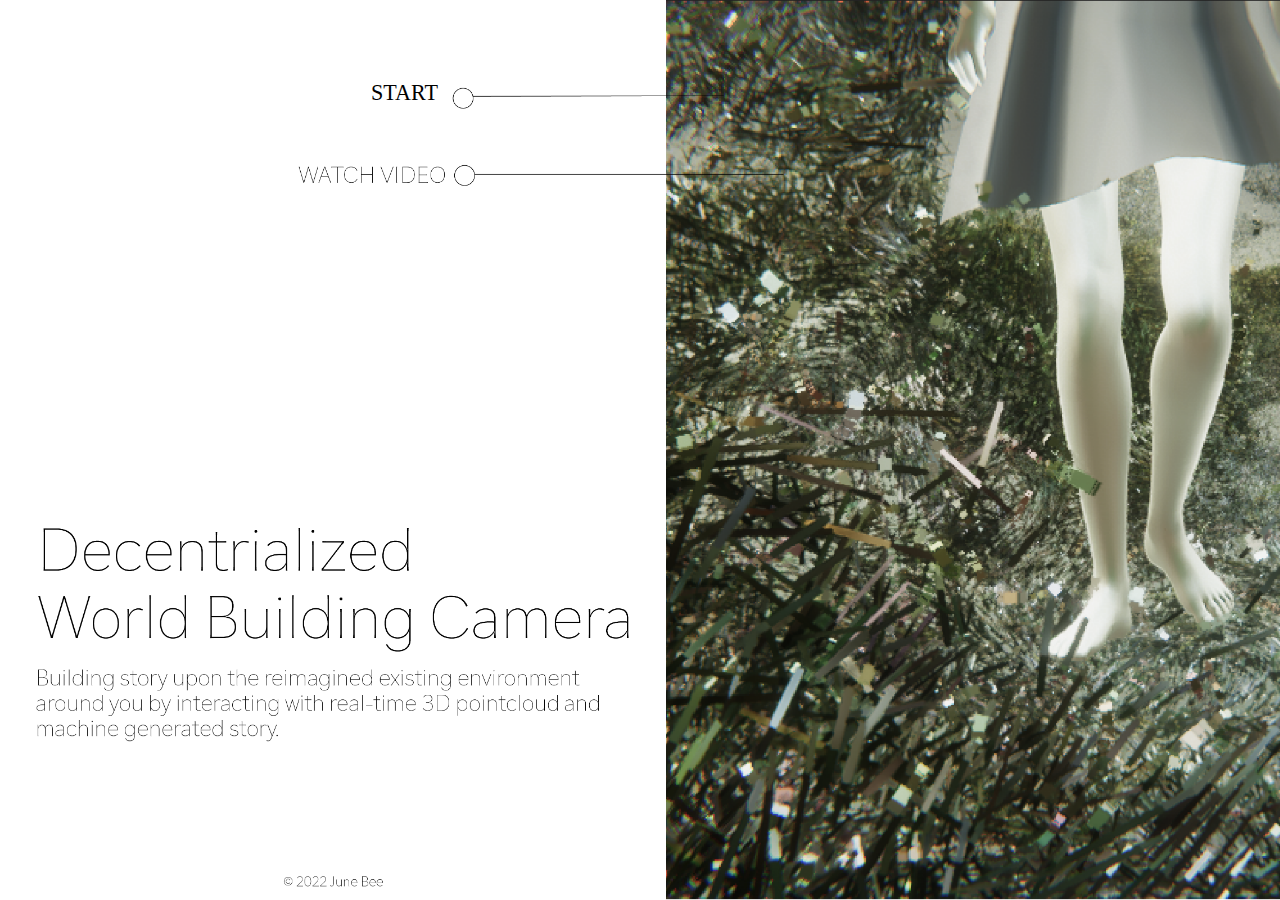
<file: index.html>
<!DOCTYPE html>

    <html lang="en">
    <head>
        <meta charset="utf-8">
        <meta name="viewport" content="width=device-width, initial-scale=1.0">

        <script src="main.js"></script>
        <link rel="stylesheet" href="style.css">
    </head>

    <body>
        <div id="cover">
            <div id="coverLeft">
                <div id="startBtn">
                    <a href = "concept.html">START</a>
                </div>
            </div>
            <div id = "coverRight">
                <!-- <video width="100%" controls>
                    <source src="https://cdn.glitch.me/b4417348-acad-4da1-ba75-1cf388b9fc55/demo.mov?v=1650672193093" type="video/mp4">
                    Your browser does not support HTML video.
                </video> -->
            </div>
        </div>
        <!-- <img src="img_girl.jpg" alt="Girl in a jacket" width="500" height="600"> -->
    </body>

</html>
</file>
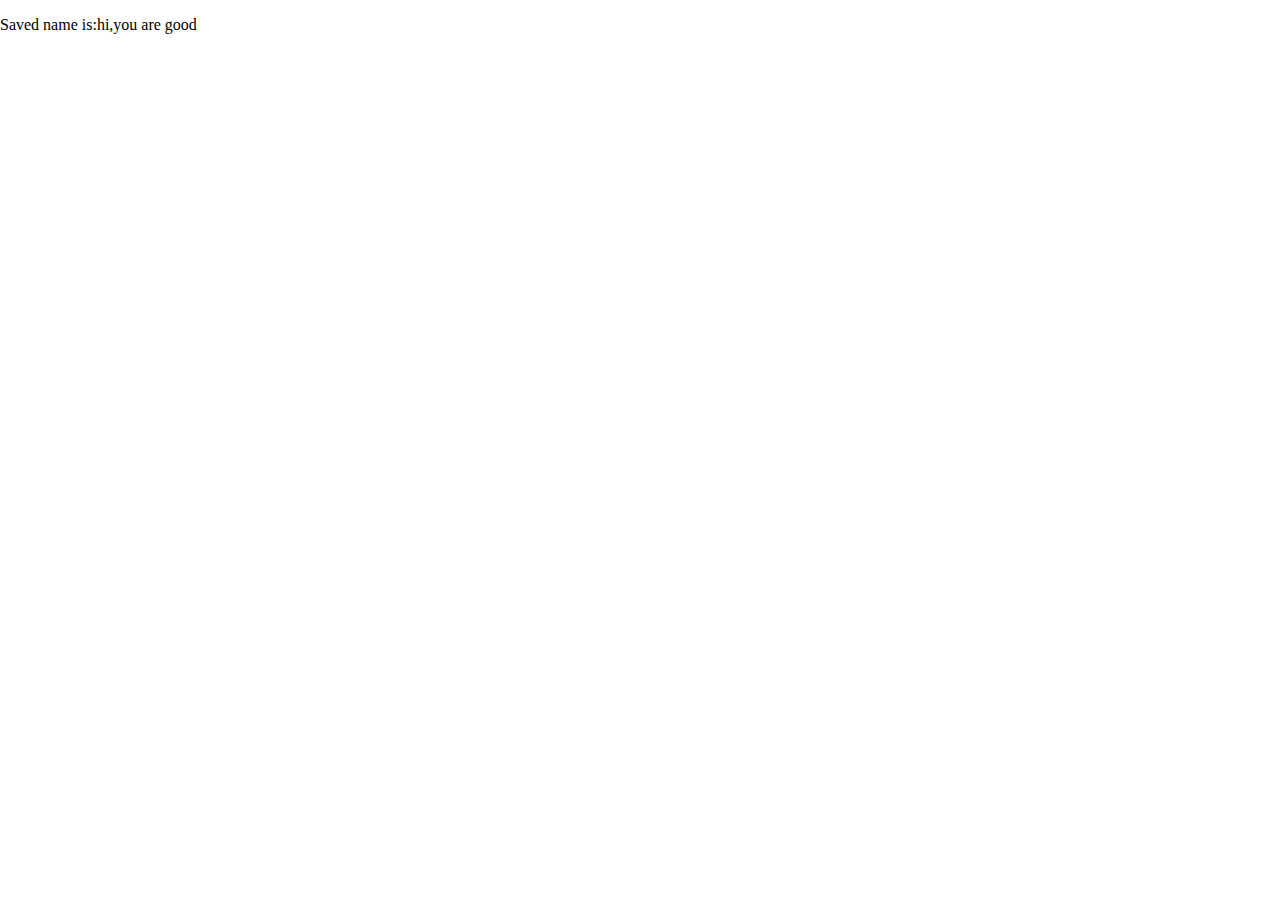
<file: testLocalStorage/index.html>
<!DOCTYPE html>

    <html lang="en">
    <head>
        <meta charset="utf-8">
        <meta name="viewport" content="width=device-width, initial-scale=1.0">

        <!-- <script src="https://cdn.jsdelivr.net/npm/@tensorflow/tfjs"></script>
        <script src="https://cdn.jsdelivr.net/npm/@tensorflow-models/coco-ssd"></script> -->

        <!-- <script src="https://cdnjs.cloudflare.com/ajax/libs/p5.js/1.1.9/p5.js"></script> -->

        <!-- <link href="https://fonts.googleapis.com/css?family=Orbitron" rel="stylesheet"> -->

        <link rel="stylesheet" href="style.css">
    </head>

    <body>
        <p>Saved name is:</p>
        <p id="demo"></p>
        <script src="main.js"></script>
        
    </body>

</html>
</file>
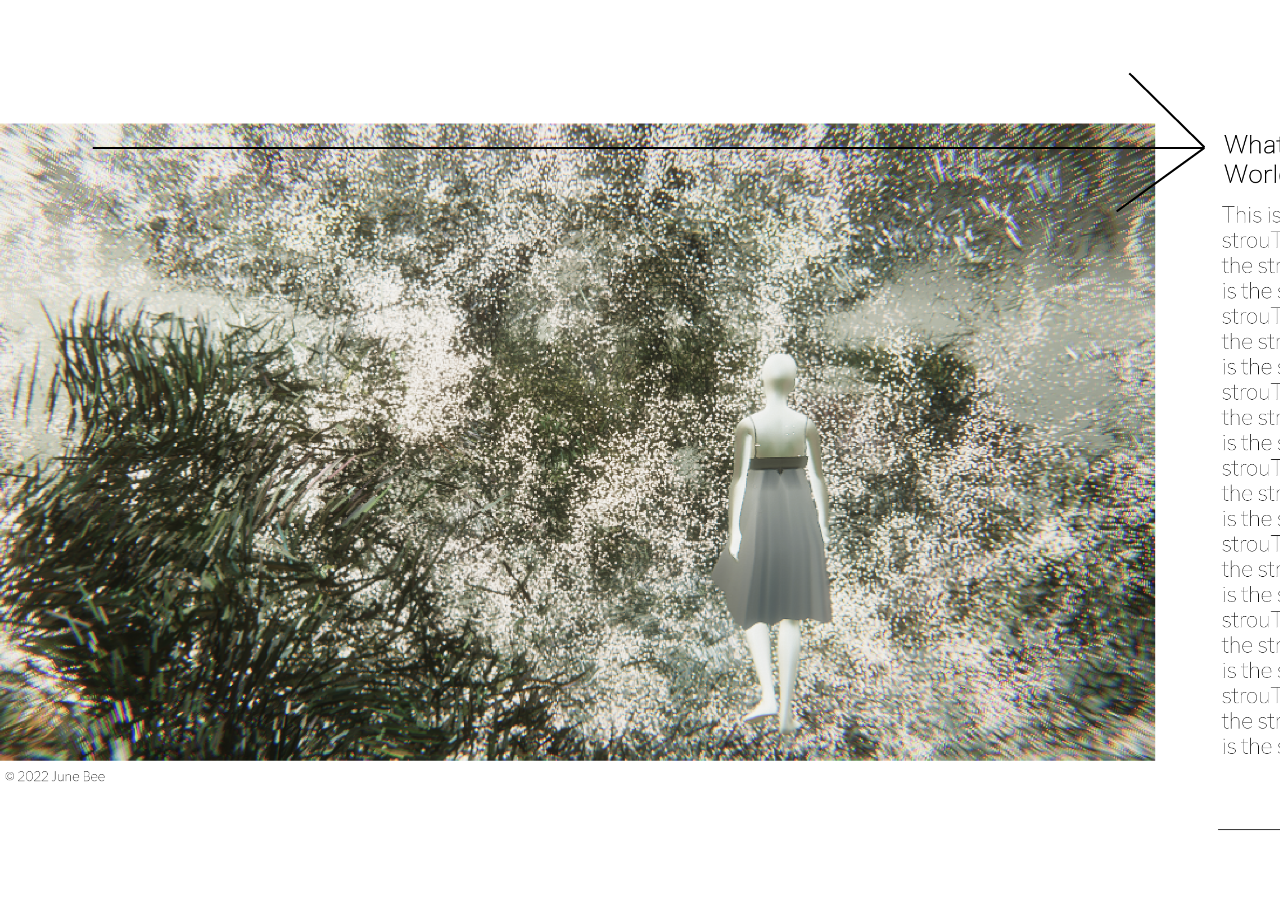
<file: concept.html>
<!DOCTYPE html>

    <html lang="en">
    <head>
        <meta charset="utf-8">
        <meta name="viewport" content="width=device-width, initial-scale=1.0">

        <script src="main.js"></script>
        <link rel="stylesheet" href="style.css">
    </head>

    <body>
        <div id="concept">
            <div id="conceptLeft">
            </div>
            <div id = "conceptRight">
                <img src="assets/point-cloud-concept-arrow.png" alt="Girl in a jacket" onclick = "window.location.href='manual.html'">
                <!-- <video width="100%" controls>
                    <source src="https://cdn.glitch.me/b4417348-acad-4da1-ba75-1cf388b9fc55/demo.mov?v=1650672193093" type="video/mp4">
                    Your browser does not support HTML video.
                </video> -->
            </div>
        </div>
    </body>

</html>
</file>
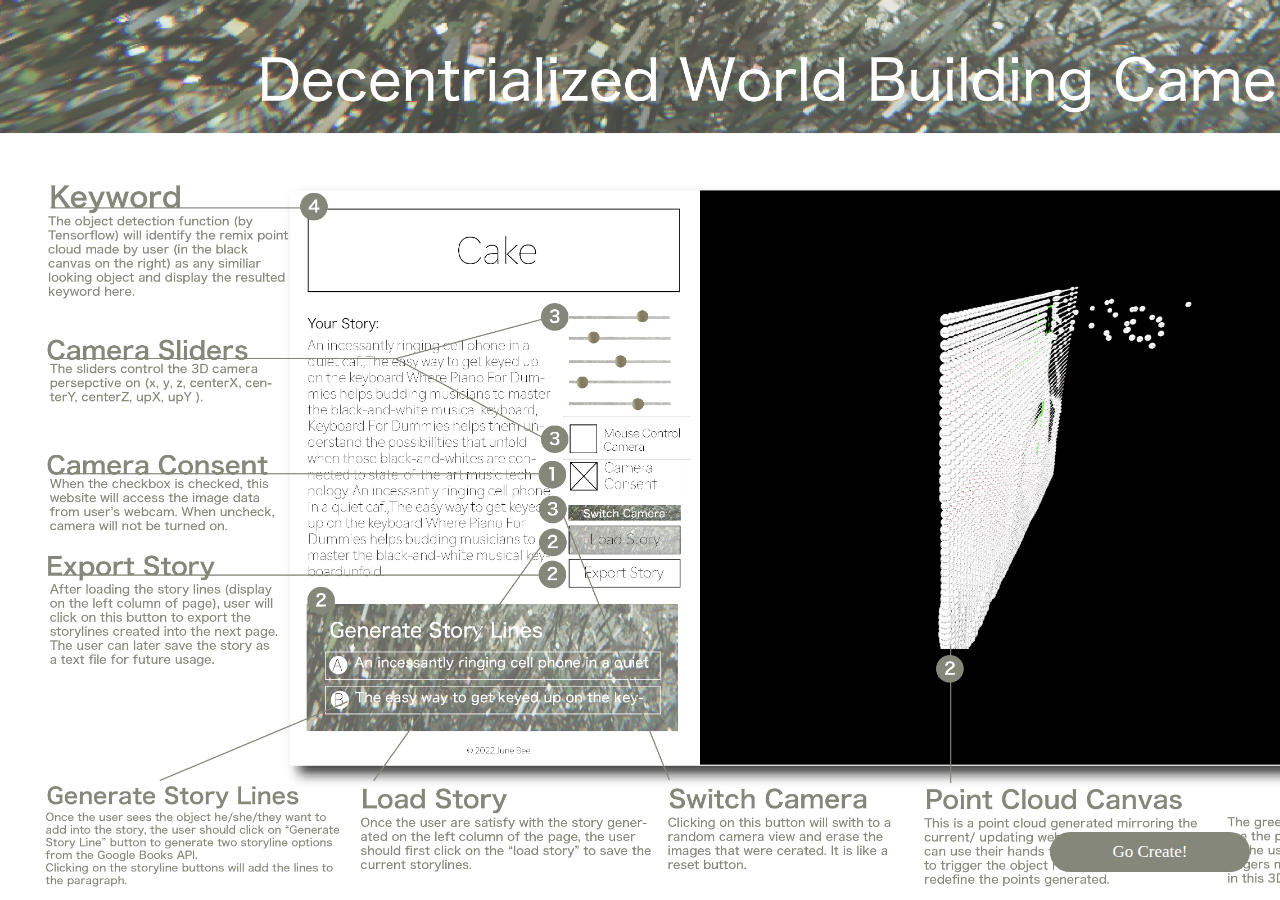
<file: manual.html>
<!DOCTYPE html>

    <html lang="en">
    <head>
        <meta charset="utf-8">
        <meta name="viewport" content="width=device-width, initial-scale=1.0">

        <script src="main.js"></script>
        <link rel="stylesheet" href="style.css">
    </head>

    <body>
        <div id="goCreate">
            <button onclick = "window.location.href='pointcloud.html'" id="goCreateBtn">Go Create!</button>
        </div>
        <!-- <img src="img_girl.jpg" alt="Girl in a jacket" width="500" height="600"> -->
    </body>

</html>
</file>
<file: style.css>
body {
  padding:    0;
  margin:     0;
  display: flex;
  text-align: center;
  height: 100%;
  width: 100%;
  font-family: 'Hiragino Kaku Gothic Pro';

}

a{
  font-family: 'Hiragino Kaku Gothic Pro';
}

/* Cover Page */

#cover{
  display:block;
  width: 100vw;
  height: 100vh;
  background-size:cover;
  background-image: url("assets/point-cloud-cover.png");
}

  #startBtn{
    /* width:45vw; */
    position:absolute;
    top:80px;
    left:371px;
    border: 0ch;
    color:black;
    font-size: 17px;
    /* font-family: 'Hiragino Sans', 'W0'; */
  }

  #startBtn a {
      color:black;
      font-weight: 100;
      font-size: 1.3em;
      font-style: normal;
      transition: all 500ms;
      text-decoration: none;
      font-family: 'Hiragino Sans', 'W5';
  }
      
  #startBtn a:hover {
      color:black;
      font-size:30px;
      font-size-adjust: 10px;
      text-decoration: none;
  }

  /* #coverRight{ */
    /* width:50vw; */
  /* } */

/* Concept Page */

#concept{
  display:block;
  width: 100vw;
  height: 100vh;
  background-size:cover;
  background-image: url("assets/point-cloud-concept.png");
}

  #conceptLeft {
    width:70vw;
  }

  #conceptRight {
    width:30vw;
  }




/* PointCloud Page */

/* #pointCloud{
  display:block;
  width: 100vw;
  height: 100vh;
  background-size:cover;
  background-image: url("assets/point-cloud.png");
} */



#pcright {
  width: 100%;
  height: 100%;
  background-color: aqua;
}

  #pc_camera {
    width: 100%;
    height: 100%;
    background-color:brown;
  }

#pcleft {
  width: 100%;
  height: 100vh;
  display: inline;
  justify-content: flex-end;
  background-color:yellow;
}


  #keyword {
    width: 100%;
    /* height: 100%; */
    color:white;
    background-color:blue;
  }

  #pcmiddle {
    display:flex;
  }


    #story {
      width: 100%;
      height: 80vh;
      background-color:darkviolet;
    }

    #cameraSettings{
      display: inline;
    }

      #cameraSliders{
        display: inline;
        width: 700px;
      }

      #storyExports{
        display: inline;
      }



  #pcbottom{
    justify-content: end;
    background-color: chartreuse;
  }

    #lines{
      display:flex;
    }


  /* Manual Page */

  #goCreate {
    display:block;
    width: 100vw;
    height: 100vh;
    background-size:cover;
    background-image: url("assets/point-cloud-manual.png");

  }

  #goCreateBtn {
    width:200px;
    height:40px;
    position:absolute;
    right:30px;
    bottom:28px;
    border-radius: 25px;
    background-color: #84877A;
    border: 0ch;
    color:white;
    font-size: 17px;
    font-family: 'Hiragino Kaku Gothic Pro';
  }
</file>
<file: testLocalStorage/style.css>
body {
  padding:    0;
  margin:     0;
  display: flex;
  text-align: center;
}

#left {
  width: 100%;
  height: 100%;
  justify-content: flex-end;
}

  #pc_camera {
    width: 100%;
    height: 100%;
    background-color:brown;
  }

#right {
  width: 100%;
  height: 100%;
  background-color: aqua;
}

  #keyword {
    width: 100%;
    height: 100%;
    color:white;
    background-color:blue;
  }

  #story {
    width: 100%;
    height: 100%;
    background-color:darkviolet;
  }
</file>
